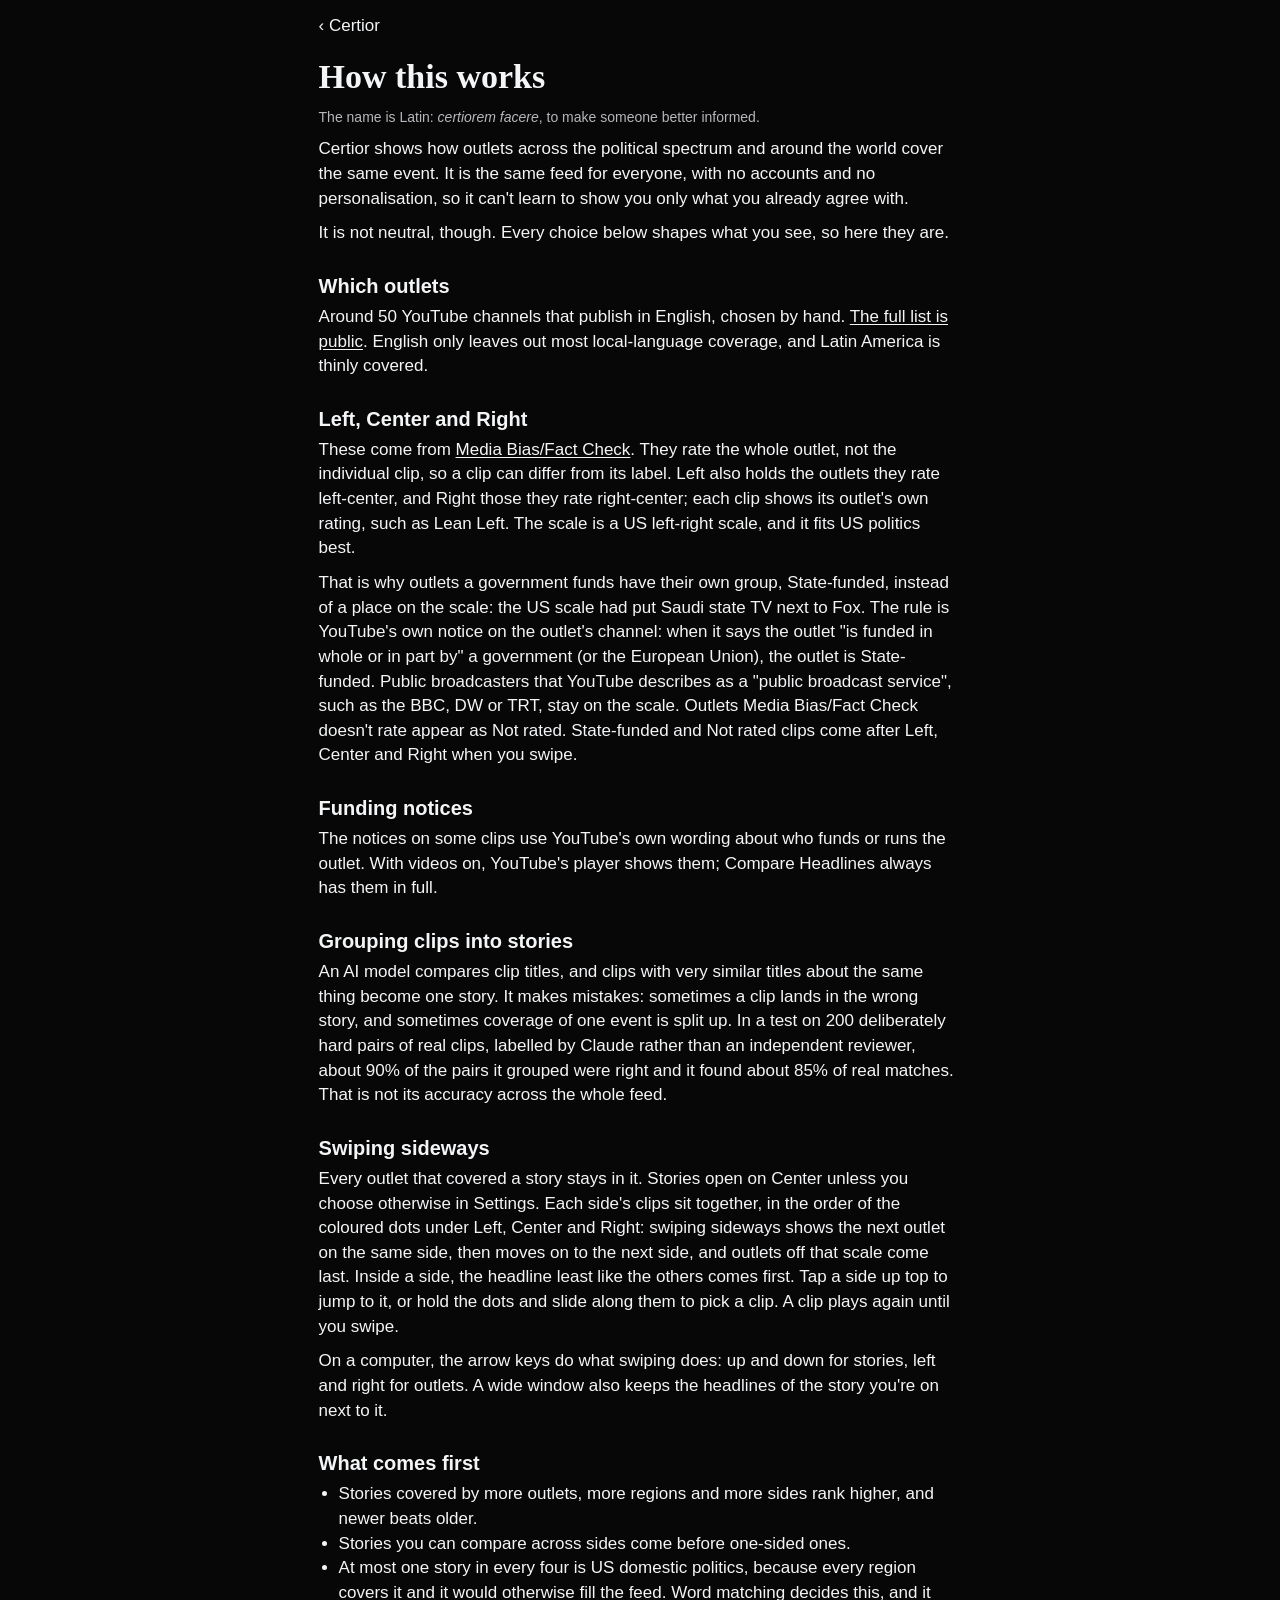
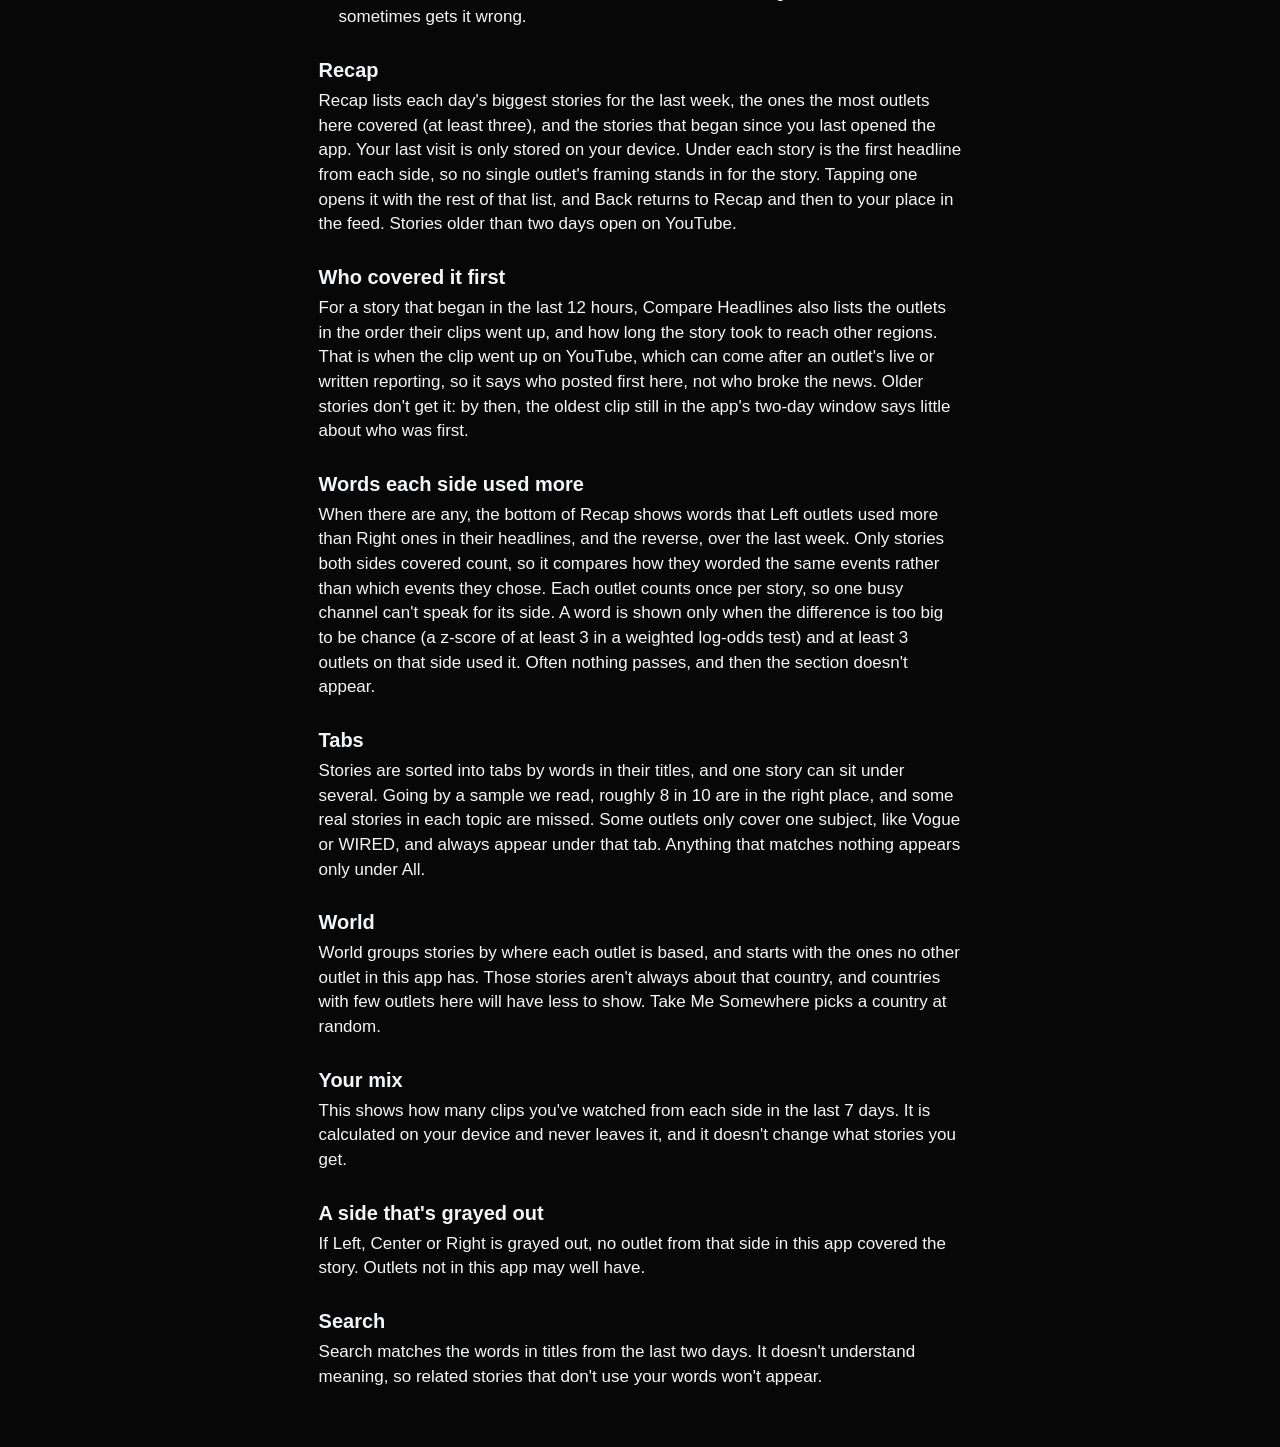
<file: docs/how-it-works.html>
<!doctype html>
<html lang="en">
<head>
<meta charset="utf-8">
<meta name="viewport" content="width=device-width, initial-scale=1, viewport-fit=cover">
<meta name="theme-color" content="#070708">
<title>How this works | Certior</title>
<style>
  :root { color-scheme: dark; --bg: oklch(13% .003 265); --ink: oklch(97% .002 265); --muted: oklch(78% .006 265); }      /* the app's own: ink links, the only colours are the sides */
  body { margin: 0 auto; max-width: 68ch; padding: calc(4px + env(safe-area-inset-top)) 16px calc(48px + env(safe-area-inset-bottom)); background: var(--bg); color: var(--ink); font: 17px/1.45 -apple-system, BlinkMacSystemFont, "SF Pro Text", "Segoe UI", Roboto, sans-serif; -webkit-font-smoothing: antialiased; }
  a { color: var(--ink); text-underline-offset: 2px; }
  h1 { font-family: ui-serif, "New York", "Iowan Old Style", Georgia, serif; font-size: 34px; line-height: 41px; font-weight: 700; margin: 8px 0 10px; }
  h2 { font-size: 20px; line-height: 25px; font-weight: 600; margin: 28px 0 6px; }
  p, ul { margin: 0 0 10px; }
  ul { padding-left: 20px; }
  .muted { color: var(--muted); font-size: 14px; }
  .back { display: inline-flex; align-items: center; min-height: 44px; text-decoration: none; }
</style>
</head>
<body>
<a class="back" href="./">‹ Certior</a>
<h1>How this works</h1>
<p class="muted">The name is Latin: <i>certiorem facere</i>, to make someone better informed.</p>
<p>Certior shows how outlets across the political spectrum and around the world cover the same event. It is the same feed for everyone, with no accounts and no personalisation, so it can't learn to show you only what you already agree with.</p>
<p>It is not neutral, though. Every choice below shapes what you see, so here they are.</p>

<h2>Which outlets</h2>
<p>Around 50 YouTube channels that publish in English, chosen by hand. <a href="https://github.com/BenjaminLTakaki/certior-news/blob/main/channels.json" target="_blank" rel="noopener">The full list is public</a>. English only leaves out most local-language coverage, and Latin America is thinly covered.</p>

<h2>Left, Center and Right</h2>
<p>These come from <a href="https://mediabiasfactcheck.com" target="_blank" rel="noopener">Media Bias/Fact Check</a>. They rate the whole outlet, not the individual clip, so a clip can differ from its label. Left also holds the outlets they rate left-center, and Right those they rate right-center; each clip shows its outlet's own rating, such as Lean Left. The scale is a US left-right scale, and it fits US politics best.</p>
<p>That is why outlets a government funds have their own group, State-funded, instead of a place on the scale: the US scale had put Saudi state TV next to Fox. The rule is YouTube's own notice on the outlet's channel: when it says the outlet "is funded in whole or in part by" a government (or the European Union), the outlet is State-funded. Public broadcasters that YouTube describes as a "public broadcast service", such as the BBC, DW or TRT, stay on the scale. Outlets Media Bias/Fact Check doesn't rate appear as Not rated. State-funded and Not rated clips come after Left, Center and Right when you swipe.</p>

<h2>Funding notices</h2>
<p>The notices on some clips use YouTube's own wording about who funds or runs the outlet. With videos on, YouTube's player shows them; Compare Headlines always has them in full.</p>

<h2>Grouping clips into stories</h2>
<p>An AI model compares clip titles, and clips with very similar titles about the same thing become one story. It makes mistakes: sometimes a clip lands in the wrong story, and sometimes coverage of one event is split up. In a test on 200 deliberately hard pairs of real clips, labelled by Claude rather than an independent reviewer, about 90% of the pairs it grouped were right and it found about 85% of real matches. That is not its accuracy across the whole feed.</p>

<h2>Swiping sideways</h2>
<p>Every outlet that covered a story stays in it. Stories open on Center unless you choose otherwise in Settings. Each side's clips sit together, in the order of the coloured dots under Left, Center and Right: swiping sideways shows the next outlet on the same side, then moves on to the next side, and outlets off that scale come last. Inside a side, the headline least like the others comes first. Tap a side up top to jump to it, or hold the dots and slide along them to pick a clip. A clip plays again until you swipe.</p>
<p>On a computer, the arrow keys do what swiping does: up and down for stories, left and right for outlets. A wide window also keeps the headlines of the story you're on next to it.</p>

<h2>What comes first</h2>
<ul>
  <li>Stories covered by more outlets, more regions and more sides rank higher, and newer beats older.</li>
  <li>Stories you can compare across sides come before one-sided ones.</li>
  <li>At most one story in every four is US domestic politics, because every region covers it and it would otherwise fill the feed. Word matching decides this, and it sometimes gets it wrong.</li>
</ul>

<h2>Recap</h2>
<p>Recap lists each day's biggest stories for the last week, the ones the most outlets here covered (at least three), and the stories that began since you last opened the app. Your last visit is only stored on your device. Under each story is the first headline from each side, so no single outlet's framing stands in for the story. Tapping one opens it with the rest of that list, and Back returns to Recap and then to your place in the feed. Stories older than two days open on YouTube.</p>

<h2>Who covered it first</h2>
<p>For a story that began in the last 12 hours, Compare Headlines also lists the outlets in the order their clips went up, and how long the story took to reach other regions. That is when the clip went up on YouTube, which can come after an outlet's live or written reporting, so it says who posted first here, not who broke the news. Older stories don't get it: by then, the oldest clip still in the app's two-day window says little about who was first.</p>

<h2>Words each side used more</h2>
<p>When there are any, the bottom of Recap shows words that Left outlets used more than Right ones in their headlines, and the reverse, over the last week. Only stories both sides covered count, so it compares how they worded the same events rather than which events they chose. Each outlet counts once per story, so one busy channel can't speak for its side. A word is shown only when the difference is too big to be chance (a z-score of at least 3 in a weighted log-odds test) and at least 3 outlets on that side used it. Often nothing passes, and then the section doesn't appear.</p>

<h2>Tabs</h2>
<p>Stories are sorted into tabs by words in their titles, and one story can sit under several. Going by a sample we read, roughly 8 in 10 are in the right place, and some real stories in each topic are missed. Some outlets only cover one subject, like Vogue or WIRED, and always appear under that tab. Anything that matches nothing appears only under All.</p>

<h2>World</h2>
<p>World groups stories by where each outlet is based, and starts with the ones no other outlet in this app has. Those stories aren't always about that country, and countries with few outlets here will have less to show. Take Me Somewhere picks a country at random.</p>

<h2>Your mix</h2>
<p>This shows how many clips you've watched from each side in the last 7 days. It is calculated on your device and never leaves it, and it doesn't change what stories you get.</p>

<h2>A side that's grayed out</h2>
<p>If Left, Center or Right is grayed out, no outlet from that side in this app covered the story. Outlets not in this app may well have.</p>

<h2>Search</h2>
<p>Search matches the words in titles from the last two days. It doesn't understand meaning, so related stories that don't use your words won't appear.</p>

</body>
</html>
</file>
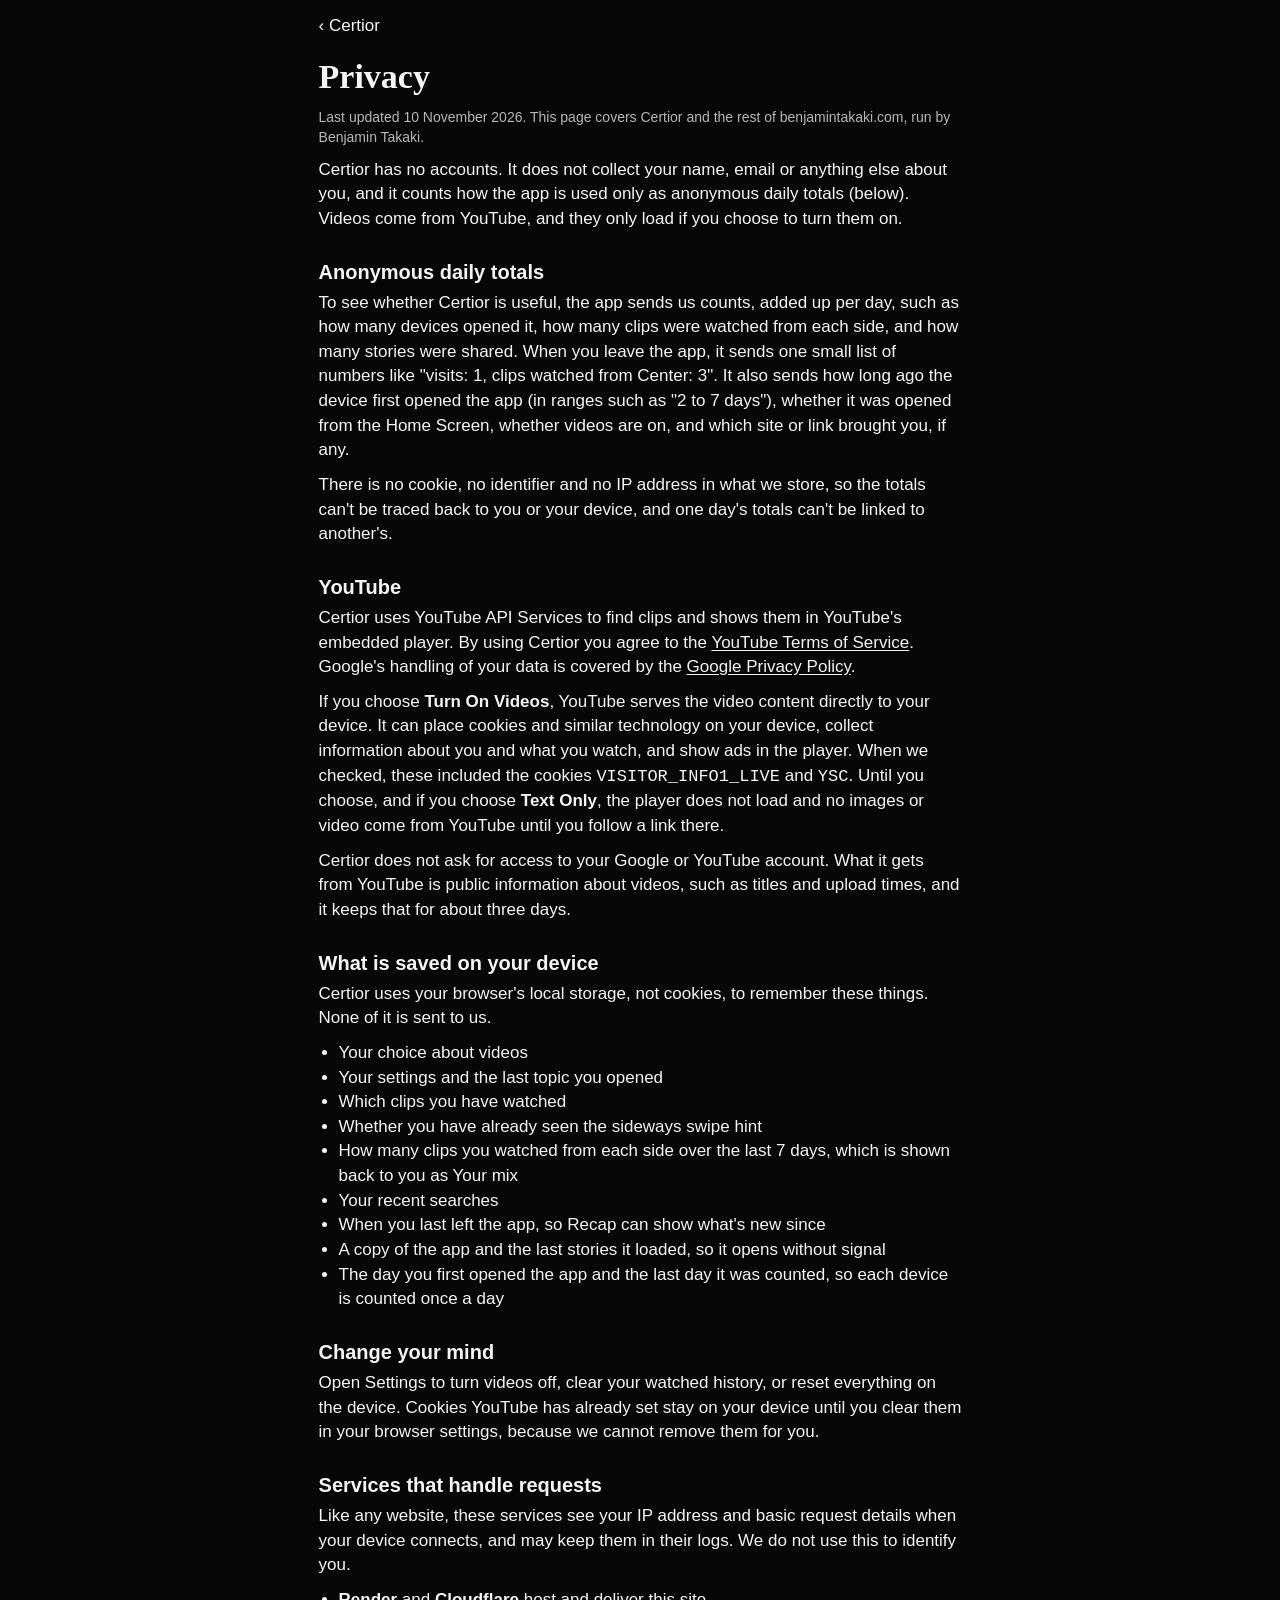
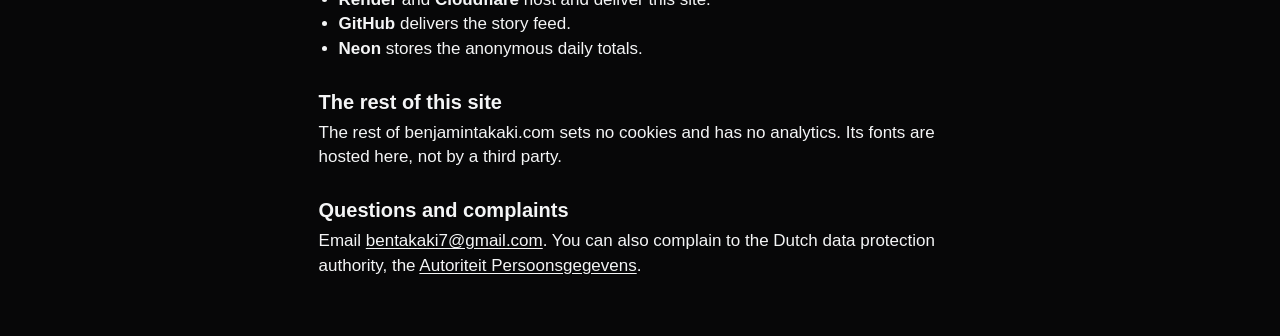
<file: docs/privacy.html>
<!doctype html>
<html lang="en">
<head>
<meta charset="utf-8">
<meta name="viewport" content="width=device-width, initial-scale=1, viewport-fit=cover">
<meta name="theme-color" content="#070708">
<title>Privacy | Certior</title>
<style>
  :root { color-scheme: dark; --bg: oklch(13% .003 265); --ink: oklch(97% .002 265); --muted: oklch(78% .006 265); }      /* the app's own: ink links, the only colours are the sides */
  body { margin: 0 auto; max-width: 68ch; padding: calc(4px + env(safe-area-inset-top)) 16px calc(48px + env(safe-area-inset-bottom)); background: var(--bg); color: var(--ink); font: 17px/1.45 -apple-system, BlinkMacSystemFont, "SF Pro Text", "Segoe UI", Roboto, sans-serif; -webkit-font-smoothing: antialiased; }
  a { color: var(--ink); text-underline-offset: 2px; }
  h1 { font-family: ui-serif, "New York", "Iowan Old Style", Georgia, serif; font-size: 34px; line-height: 41px; font-weight: 700; margin: 8px 0 10px; }
  h2 { font-size: 20px; line-height: 25px; font-weight: 600; margin: 28px 0 6px; }
  p, ul { margin: 0 0 10px; }
  ul { padding-left: 20px; }
  .muted { color: var(--muted); font-size: 14px; }
  .back { display: inline-flex; align-items: center; min-height: 44px; text-decoration: none; }
</style>
</head>
<body>
<a class="back" href="./">‹ Certior</a>
<h1>Privacy</h1>
<p class="muted">Last updated 10 November 2026. This page covers Certior and the rest of benjamintakaki.com, run by Benjamin Takaki.</p>

<p>Certior has no accounts. It does not collect your name, email or anything else about you, and it counts how the app is used only as anonymous daily totals (below). Videos come from YouTube, and they only load if you choose to turn them on.</p>

<h2>Anonymous daily totals</h2>
<p>To see whether Certior is useful, the app sends us counts, added up per day, such as how many devices opened it, how many clips were watched from each side, and how many stories were shared. When you leave the app, it sends one small list of numbers like "visits: 1, clips watched from Center: 3". It also sends how long ago the device first opened the app (in ranges such as "2 to 7 days"), whether it was opened from the Home Screen, whether videos are on, and which site or link brought you, if any.</p>
<p>There is no cookie, no identifier and no IP address in what we store, so the totals can't be traced back to you or your device, and one day's totals can't be linked to another's.</p>

<h2>YouTube</h2>
<p>Certior uses YouTube API Services to find clips and shows them in YouTube's embedded player. By using Certior you agree to the <a href="https://www.youtube.com/t/terms" target="_blank" rel="noopener">YouTube Terms of Service</a>. Google's handling of your data is covered by the <a href="https://policies.google.com/privacy" target="_blank" rel="noopener">Google Privacy Policy</a>.</p>
<p>If you choose <b>Turn On Videos</b>, YouTube serves the video content directly to your device. It can place cookies and similar technology on your device, collect information about you and what you watch, and show ads in the player. When we checked, these included the cookies <code>VISITOR_INFO1_LIVE</code> and <code>YSC</code>. Until you choose, and if you choose <b>Text Only</b>, the player does not load and no images or video come from YouTube until you follow a link there.</p>
<p>Certior does not ask for access to your Google or YouTube account. What it gets from YouTube is public information about videos, such as titles and upload times, and it keeps that for about three days.</p>

<h2>What is saved on your device</h2>
<p>Certior uses your browser's local storage, not cookies, to remember these things. None of it is sent to us.</p>
<ul>
  <li>Your choice about videos</li>
  <li>Your settings and the last topic you opened</li>
  <li>Which clips you have watched</li>
  <li>Whether you have already seen the sideways swipe hint</li>
  <li>How many clips you watched from each side over the last 7 days, which is shown back to you as Your mix</li>
  <li>Your recent searches</li>
  <li>When you last left the app, so Recap can show what's new since</li>
  <li>A copy of the app and the last stories it loaded, so it opens without signal</li>
  <li>The day you first opened the app and the last day it was counted, so each device is counted once a day</li>
</ul>

<h2>Change your mind</h2>
<p>Open Settings to turn videos off, clear your watched history, or reset everything on the device. Cookies YouTube has already set stay on your device until you clear them in your browser settings, because we cannot remove them for you.</p>

<h2>Services that handle requests</h2>
<p>Like any website, these services see your IP address and basic request details when your device connects, and may keep them in their logs. We do not use this to identify you.</p>
<ul>
  <li><b>Render</b> and <b>Cloudflare</b> host and deliver this site.</li>
  <li><b>GitHub</b> delivers the story feed.</li>
  <li><b>Neon</b> stores the anonymous daily totals.</li>
</ul>

<h2>The rest of this site</h2>
<p>The rest of benjamintakaki.com sets no cookies and has no analytics. Its fonts are hosted here, not by a third party.</p>

<h2>Questions and complaints</h2>
<p>Email <a href="mailto:bentakaki7@gmail.com">bentakaki7@gmail.com</a>. You can also complain to the Dutch data protection authority, the <a href="https://www.autoriteitpersoonsgegevens.nl" target="_blank" rel="noopener">Autoriteit Persoonsgegevens</a>.</p>

</body>
</html>
</file>
